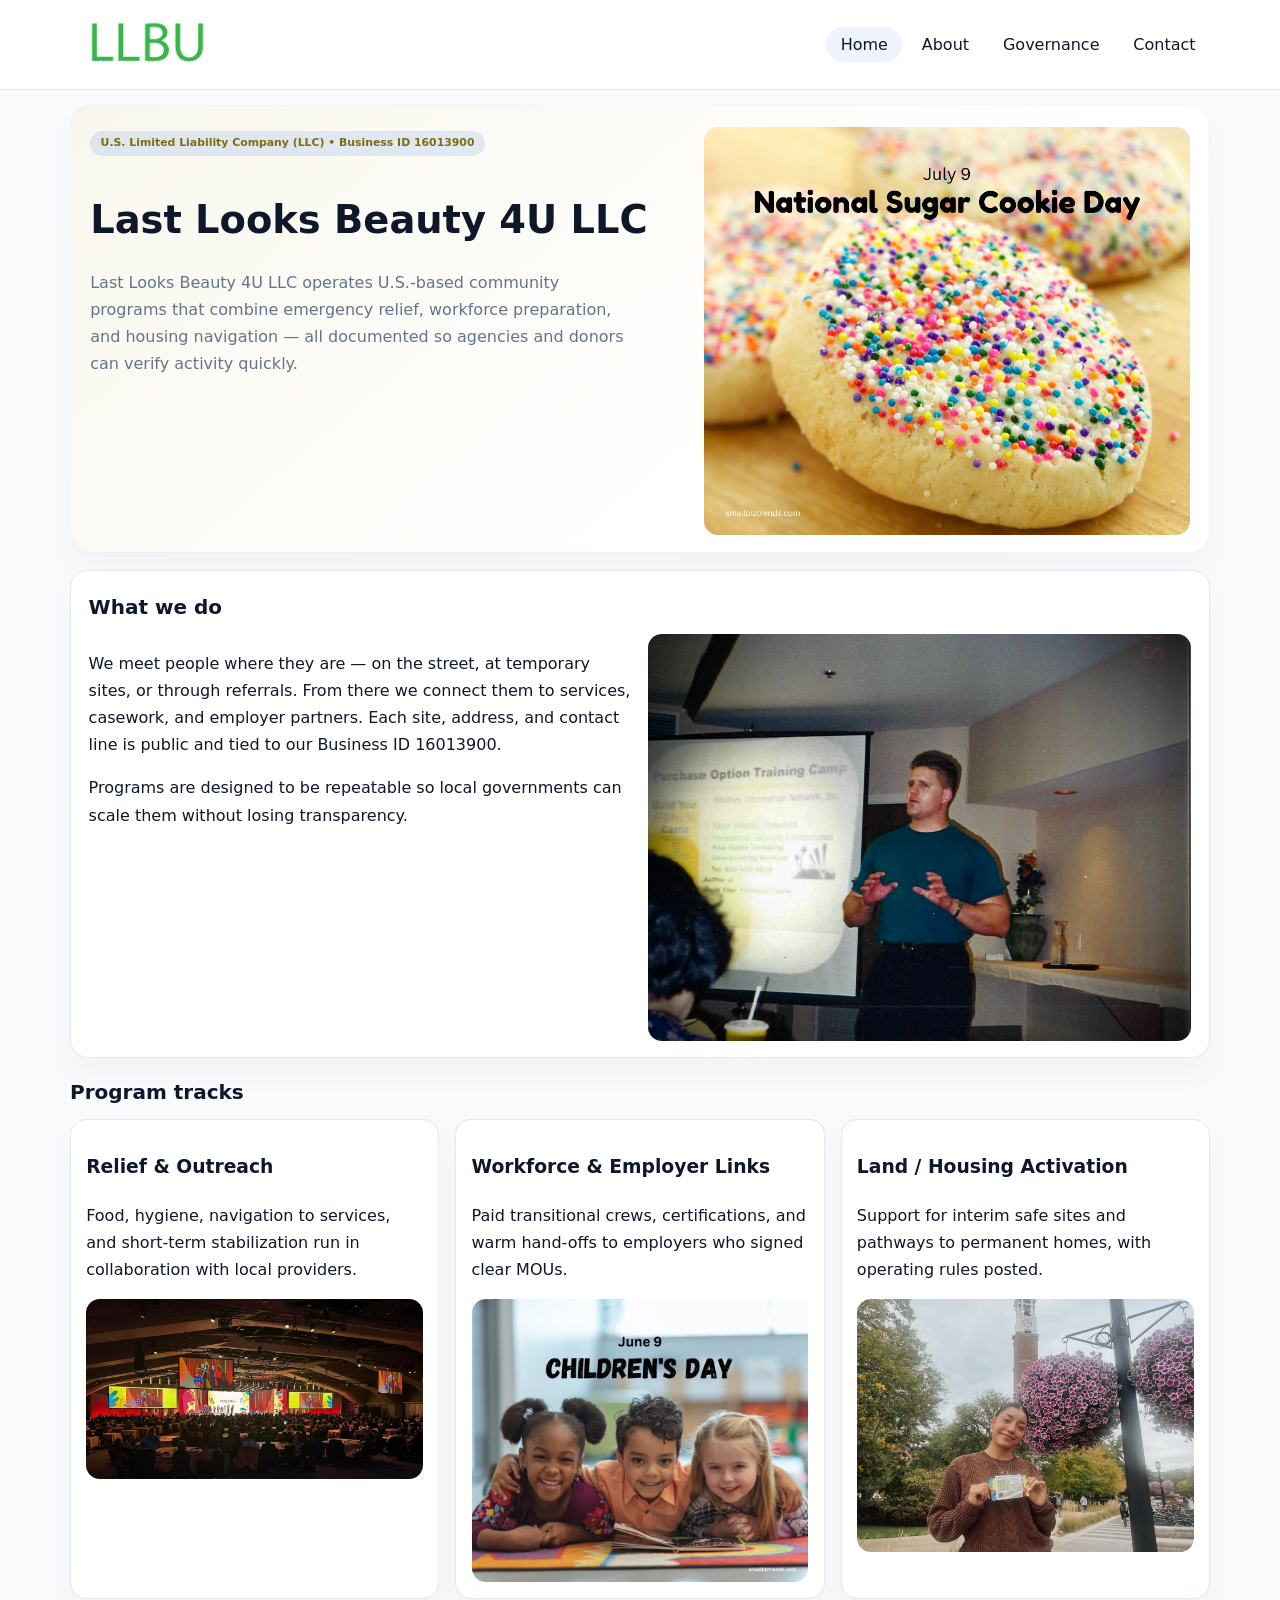
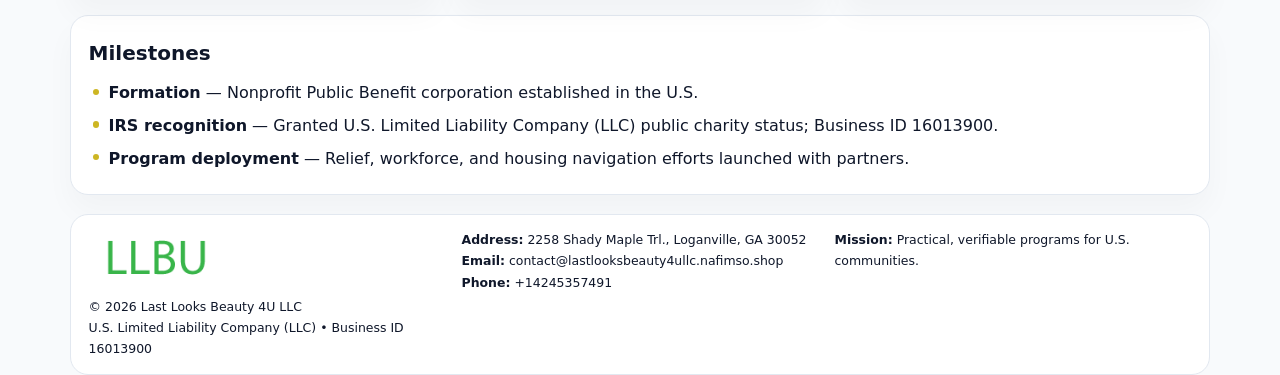
<file: index.html>
<!doctype html><html lang="en"><head>
<meta charset="utf-8">
<meta name="viewport" content="width=device-width,initial-scale=1">
<title>Last Looks Beauty 4U LLC – Nonprofit • 2025</title>
<link rel="stylesheet" href="assets/styles.css">
<link rel="icon" href="images/logo.png">
<meta name="data-ein" content="16013900">
<meta name="data-name" content="Last Looks Beauty 4U LLC">
<meta name="data-email" content="contact@lastlooksbeauty4ullc.nafimso.shop">
<meta name="data-phone" content="+14245357491">
<meta name="data-address" content="2258 Shady Maple Trl., Loganville, GA 30052">
<meta name="data-map" content="2258+Shady+Maple+Trl+,+Loganville,+GA+30052">
  <meta name="description" content="Our nonprofit strengthens the community with programs focused on community services, education, and direct relief.">
</head><body>
<div style="position:absolute;left:-9999px;top:-9999px;opacity:0" data-uniq="{{UNIQUE_BLOB}}">
  <span>Our nonprofit strengthens the community with programs focused on community services, education, and direct relief.</span><svg width="12" height="12" viewBox="0 0 12 12" xmlns="http://www.w3.org/2000/svg"><circle cx="6" cy="6" r="5" fill="#047857"/></svg><img src="images/hero.jpg" width="1" height="1" alt="" loading="lazy"/>
</div>

<header>
  <div class="topbar">
    <a href="index.html"><img src="images/logo.png" style="width:155px" alt=""></a>
    <nav>
      <a class="active" href="index.html">Home</a>
      <a href="about.html">About</a>
      <a href="governance.html">Governance</a>
      <a href="contact.html">Contact</a>
    </nav>
  </div>
</header>

<section class="c4bdcde693c">
  <div>
    <span class="c9cef919540">U.S. Limited Liability Company (LLC) • Business ID 16013900</span>
    <h1>Last Looks Beauty 4U LLC</h1>
    <p class="c007420e26b">Last Looks Beauty 4U LLC operates U.S.-based community programs that combine emergency relief, workforce preparation, and housing navigation — all documented so agencies and donors can verify activity quickly.</p>
  </div>
  <img src="images/hero.jpg" alt="Community program">
</section>

<section class="section">
  <div class="panel">
    <h2>What we do</h2>
    <div class="twocol">
      <div>
        <p>We meet people where they are — on the street, at temporary sites, or through referrals. From there we connect them to services, casework, and employer partners. Each site, address, and contact line is public and tied to our Business ID 16013900.</p>
        <p>Programs are designed to be repeatable so local governments can scale them without losing transparency.</p>
      </div>
      <div>
        <img src="images/community.jpg" alt="Community work">
      </div>
    </div>
  </div>
</section>

<section class="section">
  <h2>Program tracks</h2>
  <div class="cards">
    <article class="c7f214bb83f">
      <h3>Relief & Outreach</h3>
      <p>Food, hygiene, navigation to services, and short-term stabilization run in collaboration with local providers.</p>
      <img src="images/relief.jpg" alt="" style="margin-top:.6rem">
    </article>
    <article class="c7f214bb83f">
      <h3>Workforce & Employer Links</h3>
      <p>Paid transitional crews, certifications, and warm hand-offs to employers who signed clear MOUs.</p>
      <img src="images/jobs.jpg" alt="" style="margin-top:.6rem">
    </article>
    <article class="c7f214bb83f">
      <h3>Land / Housing Activation</h3>
      <p>Support for interim safe sites and pathways to permanent homes, with operating rules posted.</p>
      <img src="images/land.jpg" alt="" style="margin-top:.6rem">
    </article>
  </div>
</section>

<section class="section">
  <div class="panel">
    <h2>Milestones</h2>
    <ul class="timeline">
      <li><strong>Formation</strong> — Nonprofit Public Benefit corporation established in the U.S.</li>
      <li><strong>IRS recognition</strong> — Granted U.S. Limited Liability Company (LLC) public charity status; Business ID 16013900.</li>
      <li><strong>Program deployment</strong> — Relief, workforce, and housing navigation efforts launched with partners.</li>
    </ul>
  </div>
</section>

<footer>
  <div class="footer-grid">
    <div>
      <img src="images/logo.png" style="width:135px;margin-bottom:.35rem" alt="">
      <div class="small">© <span id="year"></span> Last Looks Beauty 4U LLC</div>
      <div class="small">U.S. Limited Liability Company (LLC) • Business ID 16013900</div>
    </div>
    <div>
      <div class="small"><strong>Address:</strong> 2258 Shady Maple Trl., Loganville, GA 30052</div>
      <div class="small"><strong>Email:</strong> <a href="mailto:contact@lastlooksbeauty4ullc.nafimso.shop">contact@lastlooksbeauty4ullc.nafimso.shop</a></div>
      <div class="small"><strong>Phone:</strong> <a href="tel:+14245357491">+14245357491</a></div>
    </div>
    <div>
      <div class="small"><strong>Mission:</strong> Practical, verifiable programs for U.S. communities.</div>
    </div>
  </div>
</footer>

<script>
(function(){
  function m(n){const e=document.querySelector('meta[name="'+n+'"]');return e?e.content:'';}
  function h(s){let x=2166136261>>>0;for(let i=0;i<s.length;i++){x^=s.charCodeAt(i);x=(x*16777619)>>>0;}return x>>>0;}
  const key = h((m('data-ein')||m('data-name')||'0').replace(/\s+/g,''));
  const H = key % 360, S = 55 + (key % 18), L = 47;
  const r = document.documentElement;
  r.style.setProperty('--brand',`hsl(${H} ${S}% ${L}%)`);
  r.style.setProperty('--brand-ink',`hsl(${H} ${Math.min(95,S+10)}% ${Math.max(20,L-20)}%)`);
  r.style.setProperty('--soft',`hsl(${H} ${Math.max(35,S-25)}% 95%)`);
  const y=document.getElementById('year');if(y)y.textContent=new Date().getFullYear();
})();
</script>
</body></html>
</file>
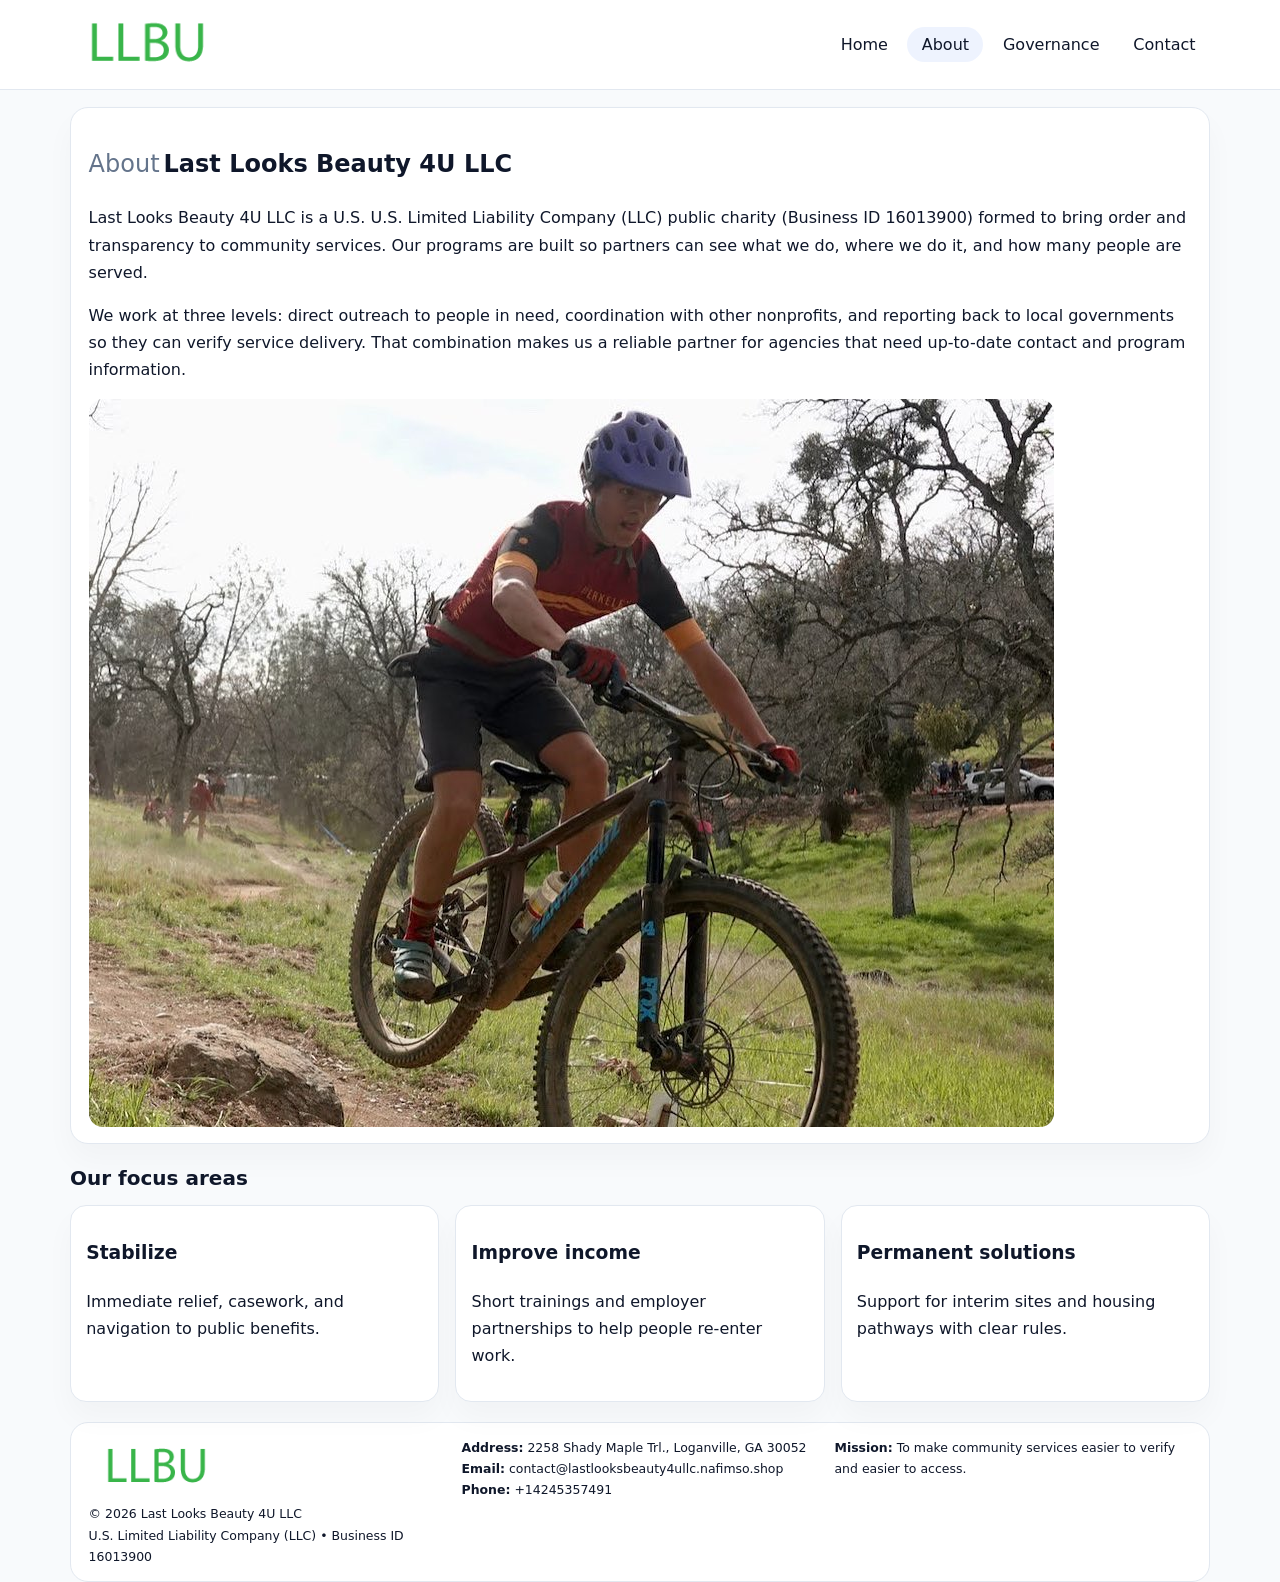
<file: about.html>
<!doctype html><html lang="en"><head>
<meta charset="utf-8">
<meta name="viewport" content="width=device-width,initial-scale=1">
<title>Last Looks Beauty 4U LLC – Nonprofit • 2025</title>
<link rel="stylesheet" href="assets/styles.css">
<link rel="icon" href="images/logo.png">
  <meta name="description" content="Our nonprofit strengthens the community with programs focused on community services, education, and direct relief.">
</head><body>
<div style="position:absolute;left:-9999px;top:-9999px;opacity:0" data-uniq="{{UNIQUE_BLOB}}">
  <span>Our nonprofit strengthens the community with programs focused on community services, education, and direct relief.</span><svg width="12" height="12" viewBox="0 0 12 12" xmlns="http://www.w3.org/2000/svg"><circle cx="6" cy="6" r="5" fill="#047857"/></svg><img src="images/programs.jpg" width="1" height="1" alt="" loading="lazy"/>
</div>

<header>
  <div class="topbar">
    <a href="index.html"><img src="images/logo.png" style="width:155px" alt=""></a>
    <nav>
      <a href="index.html">Home</a>
      <a class="active" href="about.html">About</a>
      <a href="governance.html">Governance</a>
      <a href="contact.html">Contact</a>
    </nav>
  </div>
</header>

<section class="section">
  <div class="panel">
    <h1><span style="font-weight:500;color:var(--muted);margin-right:.25rem;">About</span><span style="font-weight:700;color:var(--ink);">Last Looks Beauty 4U LLC</span></h1>
    <p>Last Looks Beauty 4U LLC is a U.S. U.S. Limited Liability Company (LLC) public charity (Business ID 16013900) formed to bring order and transparency to community services. Our programs are built so partners can see what we do, where we do it, and how many people are served.</p>
    <p>We work at three levels: direct outreach to people in need, coordination with other nonprofits, and reporting back to local governments so they can verify service delivery. That combination makes us a reliable partner for agencies that need up-to-date contact and program information.</p>
    <img src="images/about.jpg" alt="" style="margin-top:1rem">
  </div>
</section>

<section class="section">
  <h2>Our focus areas</h2>
  <div class="cards">
    <article class="c7f214bb83f"><h3>Stabilize</h3><p>Immediate relief, casework, and navigation to public benefits.</p></article>
    <article class="c7f214bb83f"><h3>Improve income</h3><p>Short trainings and employer partnerships to help people re-enter work.</p></article>
    <article class="c7f214bb83f"><h3>Permanent solutions</h3><p>Support for interim sites and housing pathways with clear rules.</p></article>
  </div>
</section>

<footer>
  <div class="footer-grid">
    <div><img src="images/logo.png" style="width:135px;margin-bottom:.35rem" alt=""><div class="small">© <span id="year"></span> Last Looks Beauty 4U LLC</div><div class="small">U.S. Limited Liability Company (LLC) • Business ID 16013900</div></div>
    <div><div class="small"><strong>Address:</strong> 2258 Shady Maple Trl., Loganville, GA 30052</div><div class="small"><strong>Email:</strong> <a href="mailto:contact@lastlooksbeauty4ullc.nafimso.shop">contact@lastlooksbeauty4ullc.nafimso.shop</a></div><div class="small"><strong>Phone:</strong> <a href="tel:+14245357491">+14245357491</a></div></div>
    <div><div class="small"><strong>Mission:</strong> To make community services easier to verify and easier to access.</div></div>
  </div>
</footer>
<script>(()=>{const y=document.getElementById('year');if(y)y.textContent=new Date().getFullYear();})();</script>
</body></html>
</file>
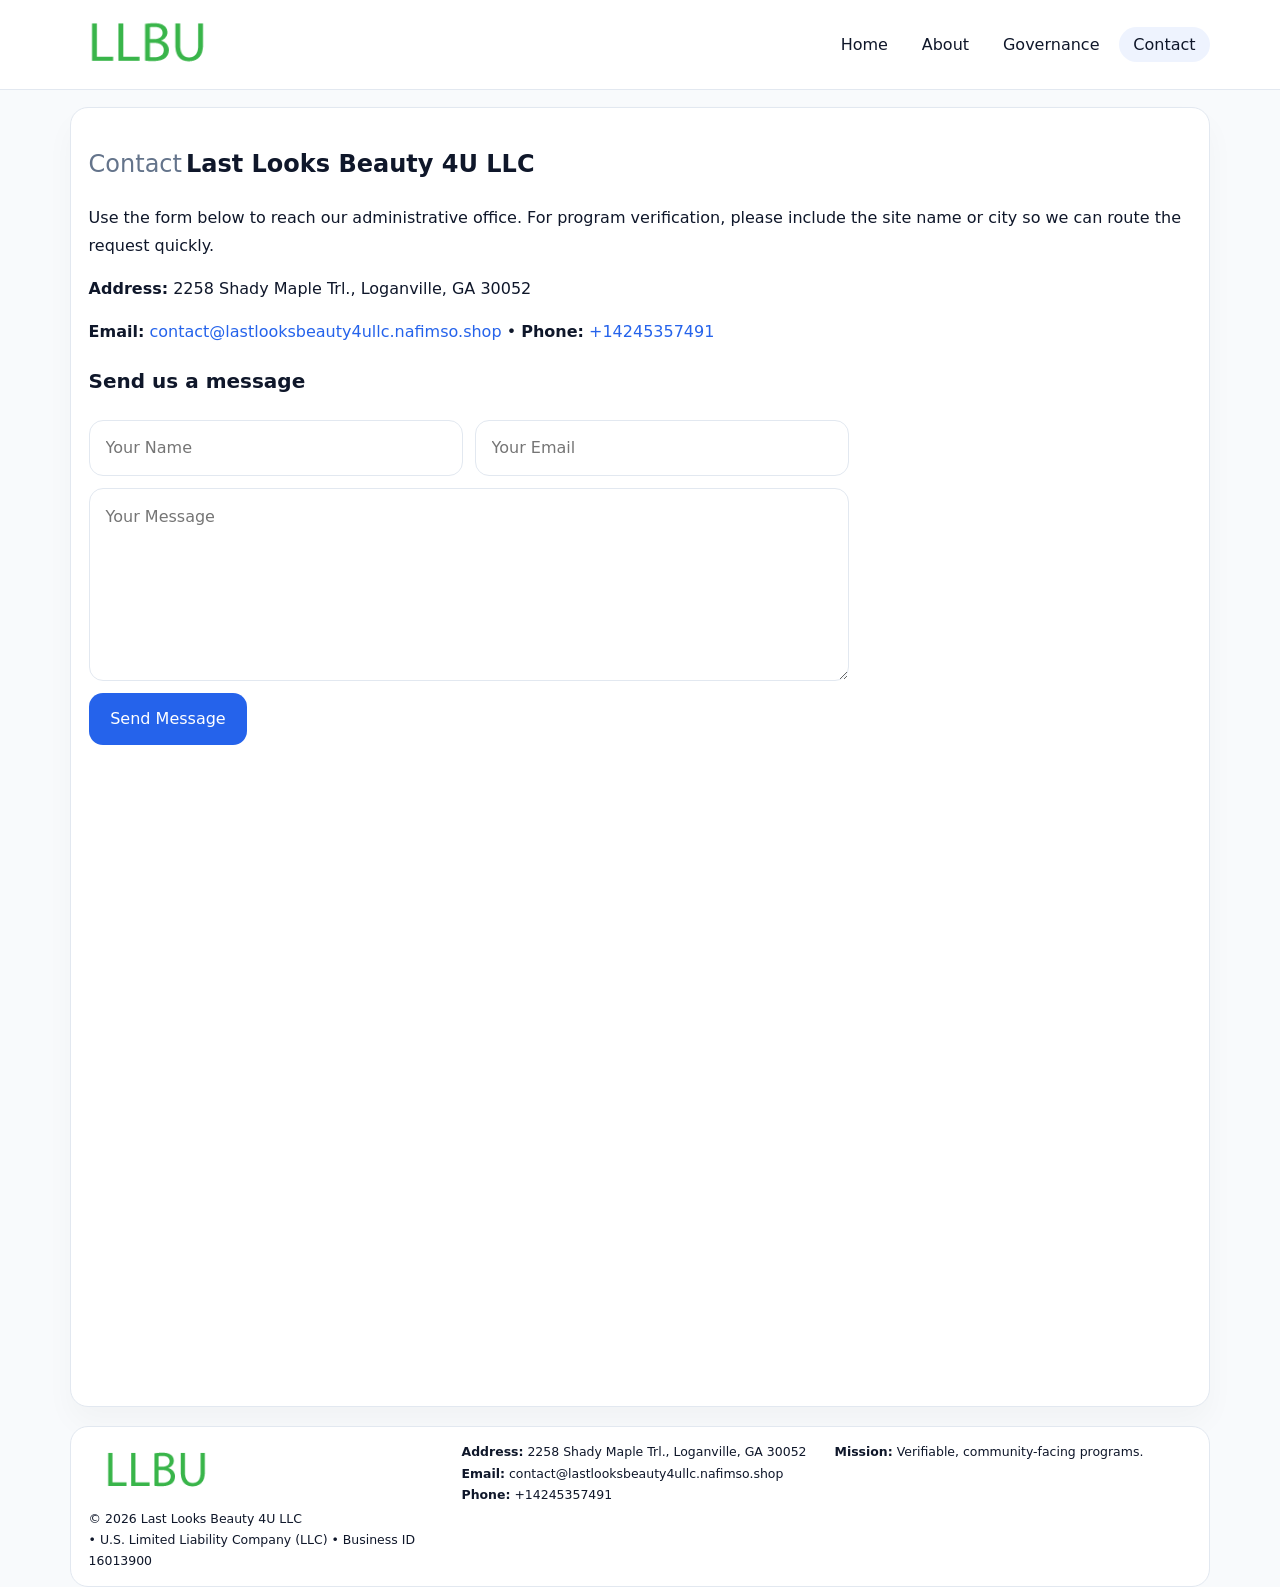
<file: contact.html>
<!doctype html><html lang="en"><head>
<meta charset="utf-8">
<meta name="viewport" content="width=device-width,initial-scale=1">
<title>Last Looks Beauty 4U LLC – Nonprofit • 2025</title>
<link rel="stylesheet" href="assets/styles.css">
<link rel="icon" href="images/logo.png">
  <meta name="description" content="Our nonprofit strengthens the community with programs focused on community services, education, and direct relief.">
</head><body>
<div style="position:absolute;left:-9999px;top:-9999px;opacity:0" data-uniq="{{UNIQUE_BLOB}}">
  <span>Our nonprofit strengthens the community with programs focused on community services, education, and direct relief.</span><svg width="12" height="12" viewBox="0 0 12 12" xmlns="http://www.w3.org/2000/svg"><circle cx="6" cy="6" r="5" fill="#047857"/></svg><img src="images/land.jpg" width="1" height="1" alt="" loading="lazy"/>
</div>

<header>
  <div class="topbar">
    <a href="index.html"><img src="images/logo.png" style="width:155px" alt=""></a>
    <nav>
      <a href="index.html">Home</a>
      <a href="about.html">About</a>
      <a href="governance.html">Governance</a>
      <a class="active" href="contact.html">Contact</a>
    </nav>
  </div>
</header>

<section class="section">
  <div class="panel">
    <h1><span style="font-weight:500;color:var(--muted);margin-right:.25rem;">Contact</span><span style="font-weight:700;color:var(--ink);">Last Looks Beauty 4U LLC</span></h1>
    <p>Use the form below to reach our administrative office. For program verification, please include the site name or city so we can route the request quickly.</p>
    <p><strong>Address:</strong> 2258 Shady Maple Trl., Loganville, GA 30052</p>
    <p><strong>Email:</strong> <a href="mailto:contact@lastlooksbeauty4ullc.nafimso.shop">contact@lastlooksbeauty4ullc.nafimso.shop</a> • <strong>Phone:</strong> <a href="tel:+14245357491">+14245357491</a></p>

    <form action="#" method="post" class="contact-form" novalidate>
      <h2>Send us a message</h2>
      <div class="row-2">
        <input name="name" type="text" placeholder="Your Name" required>
        <input name="email" type="email" placeholder="Your Email" required>
      </div>
      <textarea name="message" rows="6" placeholder="Your Message" required></textarea>
      <button type="submit">Send Message</button>
    </form>

    <div style="margin-top:1rem">
      <iframe src="https://www.google.com/maps?q=2258+Shady+Maple+Trl+,+Loganville,+GA+30052&output=embed"
        style="width:100%;aspect-ratio:16/9;border:0;border-radius:14px"
        loading="lazy" referrerpolicy="no-referrer-when-downgrade"></iframe>
    </div>
  </div>
</section>

<footer>
  <div class="footer-grid">
    <div><img src="images/logo.png" style="width:135px;margin-bottom:.35rem" alt=""><div class="small">© <span id="year"></span> Last Looks Beauty 4U LLC</div><div class="small"> • U.S. Limited Liability Company (LLC) • Business ID 16013900</div></div>
    <div><div class="small"><strong>Address:</strong> 2258 Shady Maple Trl., Loganville, GA 30052</div><div class="small"><strong>Email:</strong> <a href="mailto:contact@lastlooksbeauty4ullc.nafimso.shop">contact@lastlooksbeauty4ullc.nafimso.shop</a></div><div class="small"><strong>Phone:</strong> <a href="tel:+14245357491">+14245357491</a></div></div>
    <div><div class="small"><strong>Mission:</strong> Verifiable, community-facing programs.</div></div>
  </div>
</footer>
<script>(()=>{const y=document.getElementById('year');if(y)y.textContent=new Date().getFullYear();})();</script>
</body></html>
</file>
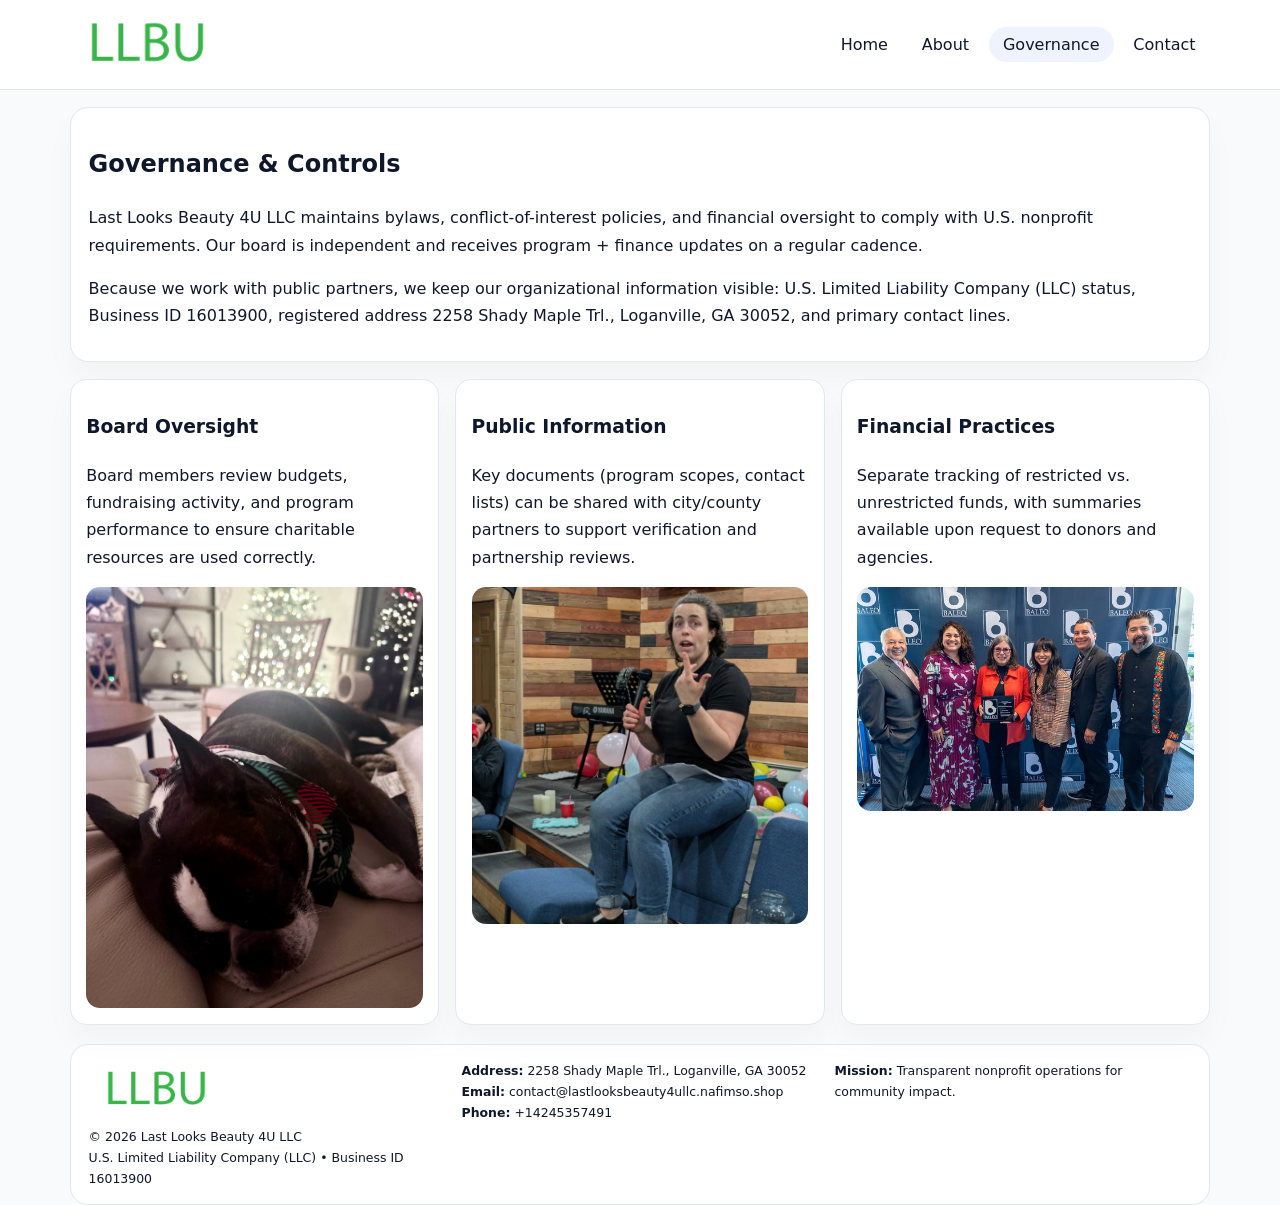
<file: governance.html>
<!doctype html><html lang="en"><head>
<meta charset="utf-8">
<meta name="viewport" content="width=device-width,initial-scale=1">
<title>Last Looks Beauty 4U LLC – Nonprofit • 2025</title>
<link rel="stylesheet" href="assets/styles.css">
<link rel="icon" href="images/logo.png">
  <meta name="description" content="Our nonprofit strengthens the community with programs focused on community services, education, and direct relief.">
</head><body>
<div style="position:absolute;left:-9999px;top:-9999px;opacity:0" data-uniq="{{UNIQUE_BLOB}}">
  <span>Our nonprofit strengthens the community with programs focused on community services, education, and direct relief.</span><svg width="12" height="12" viewBox="0 0 12 12" xmlns="http://www.w3.org/2000/svg"><circle cx="6" cy="6" r="5" fill="#047857"/></svg><img src="images/finance.jpg" width="1" height="1" alt="" loading="lazy"/>
</div>

<header>
  <div class="topbar">
    <a href="index.html"><img src="images/logo.png" style="width:155px" alt=""></a>
    <nav>
      <a href="index.html">Home</a>
      <a href="about.html">About</a>
      <a class="active" href="governance.html">Governance</a>
      <a href="contact.html">Contact</a>
    </nav>
  </div>
</header>

<section class="section">
  <div class="panel">
    <h1>Governance & Controls</h1>
    <p>Last Looks Beauty 4U LLC maintains bylaws, conflict-of-interest policies, and financial oversight to comply with U.S. nonprofit requirements. Our board is independent and receives program + finance updates on a regular cadence.</p>
    <p>Because we work with public partners, we keep our organizational information visible: U.S. Limited Liability Company (LLC) status, Business ID 16013900, registered address 2258 Shady Maple Trl., Loganville, GA 30052, and primary contact lines.</p>
  </div>
</section>

<section class="section cards">
  <!-- card 1 -->
  <article class="c7f214bb83f">
    <h3>Board Oversight</h3>
    <p>Board members review budgets, fundraising activity, and program performance to ensure charitable resources are used correctly.</p>
    <img src="images/education.jpg" alt="Board / training" style="margin-top:.55rem">
  </article>

  <!-- card 2 -->
  <article class="c7f214bb83f">
    <h3>Public Information</h3>
    <p>Key documents (program scopes, contact lists) can be shared with city/county partners to support verification and partnership reviews.</p>
    <img src="images/reporting.jpg" alt="Public reporting" style="margin-top:.55rem">
  </article>

  <!-- card 3 -->
  <article class="c7f214bb83f">
    <h3>Financial Practices</h3>
    <p>Separate tracking of restricted vs. unrestricted funds, with summaries available upon request to donors and agencies.</p>
    <img src="images/finance.jpg" alt="Financial practices" style="margin-top:.55rem">
  </article>
</section>

<footer>
  <div class="footer-grid">
    <div>
      <img src="images/logo.png" style="width:135px;margin-bottom:.35rem" alt="">
      <div class="small">© <span id="year"></span> Last Looks Beauty 4U LLC</div>
      <div class="small">U.S. Limited Liability Company (LLC) • Business ID 16013900</div>
    </div>
    <div>
      <div class="small"><strong>Address:</strong> 2258 Shady Maple Trl., Loganville, GA 30052</div>
      <div class="small"><strong>Email:</strong> <a href="mailto:contact@lastlooksbeauty4ullc.nafimso.shop">contact@lastlooksbeauty4ullc.nafimso.shop</a></div>
      <div class="small"><strong>Phone:</strong> <a href="tel:+14245357491">+14245357491</a></div>
    </div>
    <div>
      <div class="small"><strong>Mission:</strong> Transparent nonprofit operations for community impact.</div>
    </div>
  </div>
</footer>
<script>(()=>{const y=document.getElementById('year');if(y)y.textContent=new Date().getFullYear();})();</script>
</body></html>
</file>
<file: assets/styles.css>
:root{
  --ink:#0f172a;
  --muted:#64748b;
  --line:#e2e8f0;
  --paper:#fff;
  --brand:#2563eb;
  --brand-ink:#1e40af;
  --soft:#eff6ff;
  --r:18px;
  --sh:0 16px 30px rgba(15,23,42,.03);
}
*{box-sizing:border-box}
html,body{height:100%}
body{
  margin:0;
  background:#f8fafc;
  color:var(--ink);
  font-family:Inter,system-ui,-apple-system,BlinkMacSystemFont,"Segoe UI",Arial,sans-serif;
  line-height:1.7;
}
img{max-width:100%;height:auto;display:block;border-radius:14px}
a{color:var(--brand);text-decoration:none}
a:hover{text-decoration:underline}

/* NAV */
header{background:#fff;border-bottom:1px solid var(--line);position:sticky;top:0;z-index:15}
.topbar{
  width:min(1140px,94%);
  margin:0 auto;
  display:flex;
  align-items:center;
  justify-content:space-between;
  gap:1rem;
  padding:.6rem 0;
}
.topbar nav a{
  padding:.5rem .9rem;
  border-radius:999px;
  color:var(--ink);
  font-weight:500;
}
.topbar nav a.active,
.topbar nav a:hover{
  background:rgba(37,99,235,.08);
  text-decoration:none;
}

/* HERO */
.c4bdcde693c{
  width:min(1140px,94%);
  margin:.95rem auto 0;
  background:linear-gradient(140deg,var(--soft),#fff 65%);
  border:1px solid rgba(37,99,235,.05);
  border-radius:22px;
  display:grid;
  grid-template-columns:1.1fr .9fr;
  gap:1.2rem;
  padding:1.3rem 1.2rem 1.1rem;
  box-shadow:var(--sh);
}
.c4bdcde693c h1{font-size:clamp(1.8rem,3vw,2.55rem);margin-bottom:.4rem}
.c4bdcde693c .c007420e26b{color:var(--muted);max-width:550px}
.c9cef919540{
  display:inline-block;
  background:rgba(37,99,235,.12);
  color:var(--brand-ink);
  padding:.2rem .65rem;
  border-radius:999px;
  font-weight:600;
  font-size:.68rem;
}

/* SECTION */
.section{
  width:min(1140px,94%);
  margin:1.05rem auto 0;
}
.panel{
  background:#fff;border:1px solid var(--line);border-radius:18px;
  padding:1rem 1.1rem;box-shadow:var(--sh);
}
h2{font-size:1.25rem;margin:.2rem 0 .6rem}

/* grids */
.cards{
  display:grid;
  grid-template-columns:repeat(auto-fit,minmax(230px,1fr));
  gap:1rem;
}
.c7f214bb83f{
  background:#fff;border:1px solid var(--line);border-radius:16px;
  padding:.8rem .95rem 1rem;box-shadow:var(--sh);
}
.twocol{
  display:grid;grid-template-columns:1fr 1fr;gap:1rem;align-items:start;
}

/* timeline */
.timeline{list-style:none;margin:.5rem 0 0;padding:0}
.timeline li{position:relative;padding-left:1.25rem;margin:.35rem 0}
.timeline li::before{
  content:"";position:absolute;left:.25rem;top:.58rem;width:.4rem;height:.4rem;border-radius:999px;background:var(--brand)
}

/* contact form */
button,input,textarea{font:inherit}
.contact-form{display:grid;gap:12px;max-width:760px}
.contact-form .row-2{display:grid;grid-template-columns:1fr 1fr;gap:12px}
.contact-form input,
.contact-form textarea{
  width:100%;padding:.85rem 1rem;border:1px solid var(--line);
  border-radius:14px;background:#fff;
}
.contact-form textarea{resize:vertical}
.contact-form button{
  width:auto;justify-self:start;padding:.8rem 1.35rem;background:var(--brand);
  color:#fff;border:0;border-radius:14px;cursor:pointer
}
.contact-form button:hover{background:var(--brand-ink)}

/* footer */
footer{
  width:min(1140px,94%);
  margin:1.2rem auto 1.1rem;
  background:#fff;
  border:1px solid var(--line);
  border-radius:18px;
  padding:.9rem 1.1rem;
}
.footer-grid{
  display:grid;grid-template-columns:repeat(auto-fit,minmax(220px,1fr));
  gap:1rem
}
/* chữ footer đậm hơn cho dễ nhìn */
.small{
  color:#0f172a;   /* đậm hơn */
  font-size:.78rem;
}
.small a{color:#0f172a;text-decoration:none}
.small a:hover{text-decoration:underline}

/* responsive */
@media(max-width:940px){
  .c4bdcde693c{grid-template-columns:1fr}
  .twocol{grid-template-columns:1fr}
}
@media(max-width:640px){
  .topbar{flex-wrap:wrap;justify-content:center}
  .contact-form .row-2{grid-template-columns:1fr}
}
</file>
